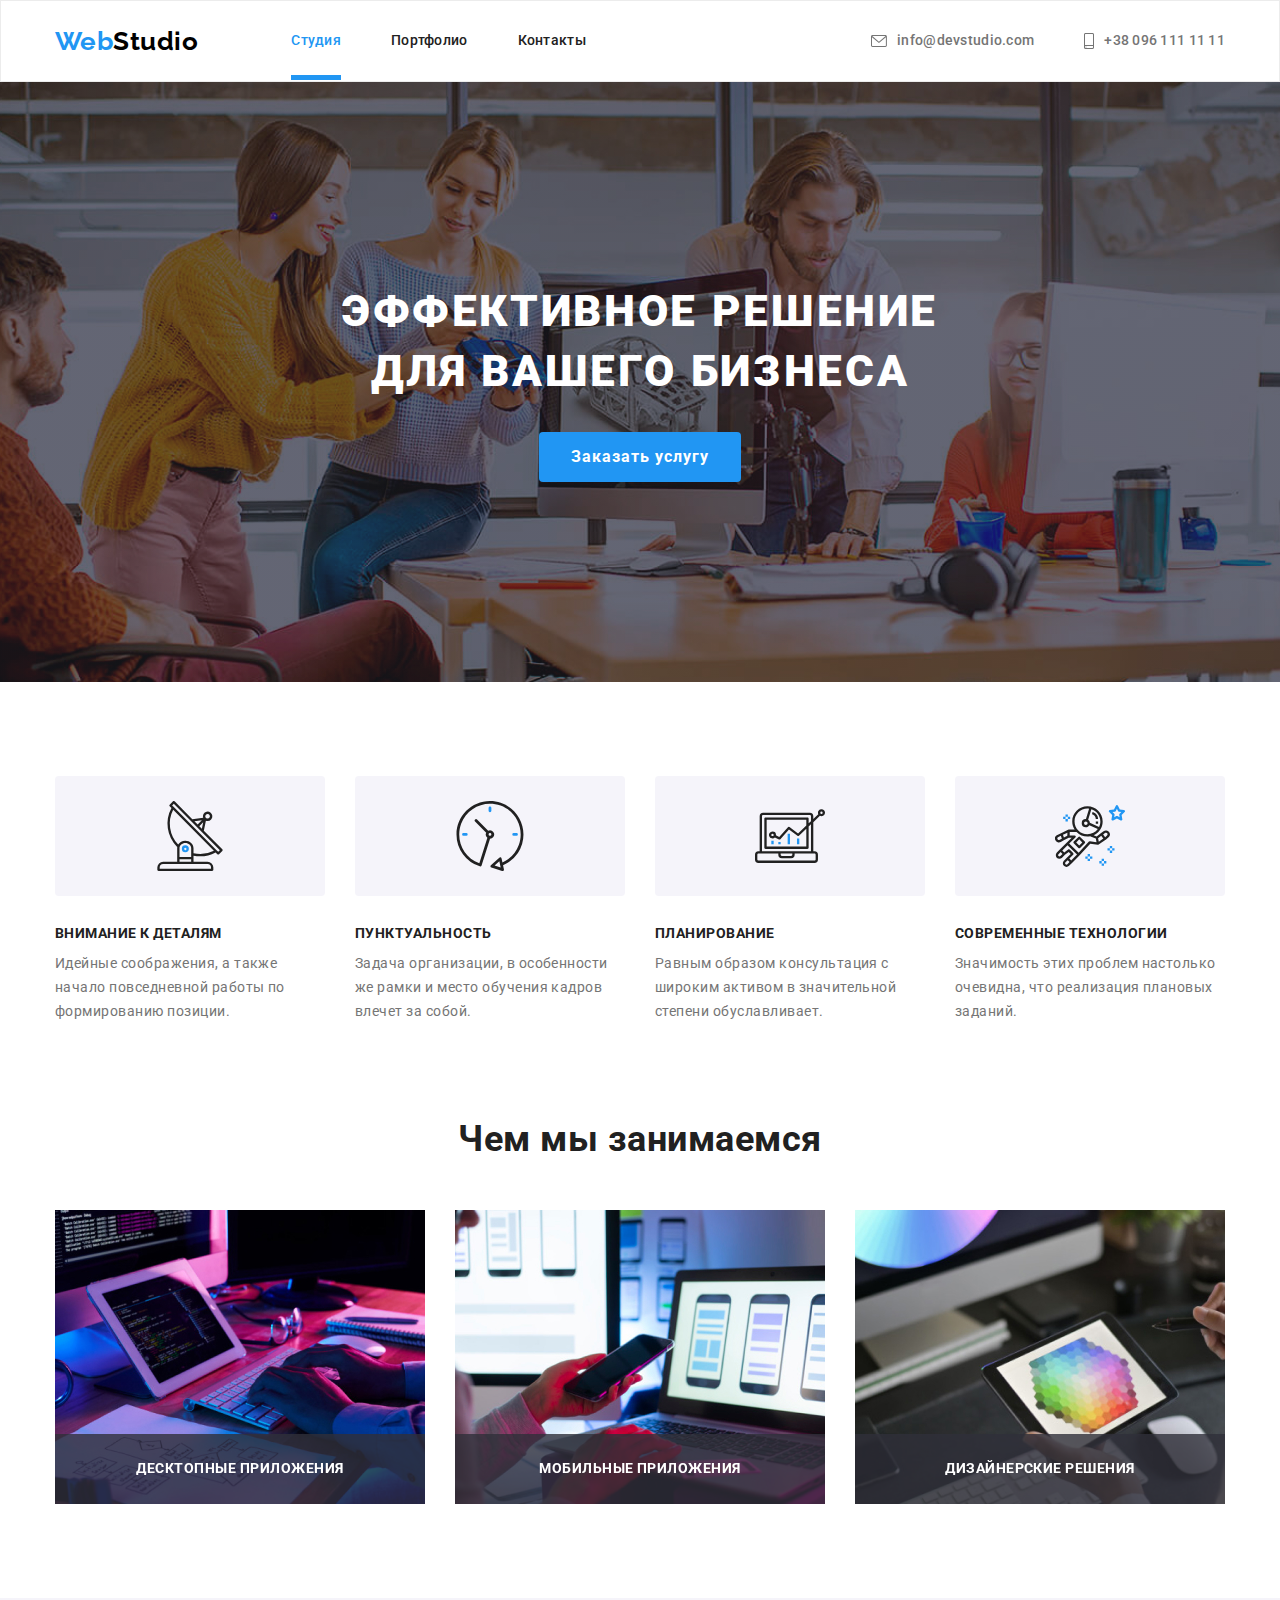
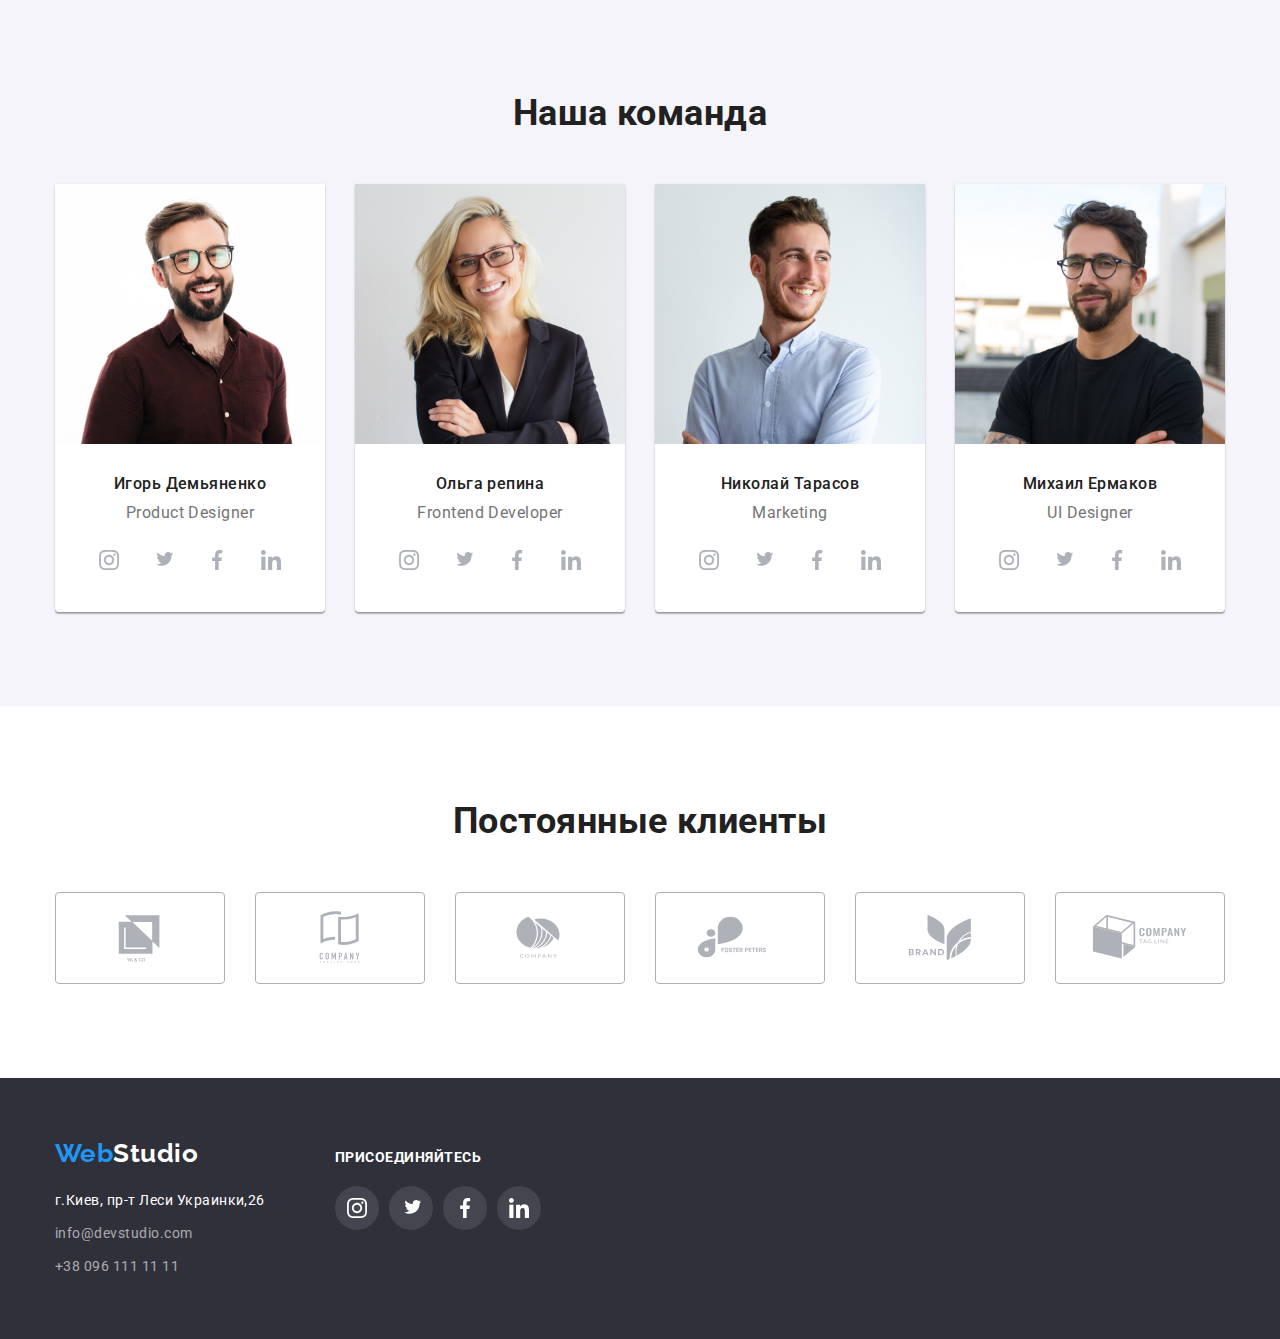
<file: index.html>
<!DOCTYPE html>
<html lang="ru">
<head>
    <meta charset="UTF-8">
    <meta http-equiv="X-UA-Compatible" content="IE=edge">
    <meta name="viewport" content="width=device-width, initial-scale=1.0">
    <title>Web studio</title>
    <link rel="preconnect" href="https://fonts.googleapis.com">
    <link rel="preconnect" href="https://fonts.gstatic.com" crossorigin>
    <link href="https://fonts.googleapis.com/css2?family=Raleway:wght@700&family=Roboto:wght@400;500;700;900&display=swap"
        rel="stylesheet">
    <link rel="stylesheet" href="https://cdnjs.cloudflare.com/ajax/libs/modern-normalize/1.0.0/modern-normalize.min.css" />       
    <link rel="stylesheet" href="./css/style.css">
</head>
<body>
    <!-- Шапка страницы -->
    <header class="header">
        <div class="container header-container">
        <nav class="navigation">
            <a class="logo" href="/">Web<span class="header-logo">Studio</span></a>
            <ul class="nav-list list">
                <li class="navigation-link"><a class="nav-link current" href="./index.html">Студия</a></li>
                <li class="navigation-link"><a class="nav-link" href="./portfolio.html">Портфолио</a></li>
                <li class="navigation-link"><a class="nav-link" href="">Контакты</a></li>
            </ul>
        </nav>
        <div class="info">
        <ul class="nav-info list">
            <li class="navigation-mail">
                <a class="nav-mail" href="mailto:info@devstudio.com">
                <svg class="navigation-team-svg" width="16" height="12">
                    <use href="./images/icons.svg#icon-envelope"></use>
                </svg>
                info@devstudio.com</a>
            </li>
            <li class="navigation-tel">
                <a class="nav-tel" href="tel:+3809611111">
                <svg class="navigation-team-svg" width="10" height="16">
                    <use href="./images/icons.svg#icon-smartphone"></use>
                </svg>
                +38 096 111 11 11</a>
            </li>
        </ul>
        </div>
        </div>
    </header>
    <!--Уникальный контент страницы-->
    <main>
        <section class="hero">
            <div class="container">
            <h1 class="hero-title">эффективное решение<br> для вашего бизнеса</h1>
            <button type="button" class="hero-button" data-modal-open>Заказать услугу</button>
            </div>
                    <div class="backdrop is-hidden" data-modal>
                        <div class="modal">
                            <button data-modal-close>
                                <svg class="modal-close" width="18" height="18">
                                    <use href="./images/close-black.svg"></use>
                                </svg>
                            </button>
                        </div>
                    </div>
        </section>
        <!--Чем занимаемся-->
        <section class="section-tasks">
            <div class="container">
            <h2 class="visually-hidden">Наши задачи</h2>
            <ul class="tasks-list list">
                <li class="task-text icon-antenna">
                    <h3 class="tasks-title">Внимание к деталям</h3>
                    <p class="tasks-paragraph">Идейные соображения, а также начало повседневной работы по формированию
                        позиции.</p>
                </li>
                <li class="task-text icon-clock">
                    <h3 class="tasks-title">Пунктуальность</h3>
                    <p class="tasks-paragraph">Задача организации, в особенности же рамки и место обучения кадров влечет за
                        собой.</p>
                </li>
                <li class="task-text icon-diagram">
                    <h3 class="tasks-title">Планирование</h3>
                    <p class="tasks-paragraph">Равным образом консультация с широким активом в значительной степени
                        обуславливает.</p>
                </li>
                <li class="task-text icon-astronaut">
                    <h3 class="tasks-title">Современные технологии</h3>
                    <p class="tasks-paragraph">Значимость этих проблем настолько очевидна, что реализация плановых заданий.
                    </p>
                </li>
            </ul>
            </div>
        </section>
        <section class="section-work">
            <div class="container">
            <h2 class="work-title">Чем мы занимаемся</h2>
            <ul class="work-list list">
                <li class="work-photo">
                    <div class="work-block">
                    <img class="work-img" src="./images/comp.jpg" alt="Парень печатает на клавиатуре." width="370">
                    <p class="work-paragraph">Десктопные приложения</p>
                    </div>
                </li>
                <li class="work-photo">
                    <div class="work-block">
                    <img class="work-img" src="./images/tel.jpg" alt="Девушка держит телефон." width="370">
                    <p class="work-paragraph">Мобильные приложения</p>
                    </div>
                </li>
                <li class="work-photo">
                    <div class="work-block">
                    <img class="work-img" src="./images/plan.jpg" alt="Девушка держит планшет." width="370">
                    <p class="work-paragraph">Дизайнерские решения</p>
                    </div>
                </li>
            </ul>
            </div>
        </section>
        <!--Наша команда-->
        <section class="section-team">
            <div class="container">
            <h2 class="team-title">Наша команда</h2>
            <ul class="team-list list">
                <li class="team-photo">
                    <img class="img-team-title" src="./images/man1.jpg" alt="Игорь Демьяненко(Product Designer)." width="270">
                    <div class="container-team">
                    <h3 class="section-title-team">Игорь Демьяненко</h3>
                    <p class="team-paragraph" lang="en">Product Designer</p>
                    <ul class="social-team-list list">
                        <li class="social-team-item">
                            <a href="" class="social-team-link">
                                <svg class="social-team-svg" width="20" height="20">
                                    <use href="./images/icons.svg#icon-instagram"></use>
                                </svg>
                            </a>
                        </li>
                        <li class="social-team-item">
                            <a href="" class="social-team-link">
                                <svg class="social-team-svg" width="20" height="20">
                                    <use href="./images/icons.svg#icon-twitter"></use>
                                </svg>
                            </a>
                        </li>
                        <li class="social-team-item">
                            <a href="" class="social-team-link">
                                <svg class="social-team-svg" width="20" height="20">
                                    <use href="./images/icons.svg#icon-facebook"></use>
                                </svg>
                            </a>
                        </li>
                        <li class="social-team-item">
                            <a href="" class="social-team-link">
                                <svg class="social-team-svg" width="20" height="20">
                                    <use href="./images/icons.svg#icon-linkedin"></use>
                                </svg>
                            </a>
                        </li>
                    </ul>
                    </div>
                </li>
                <li class="team-photo">
                    <img class="img-team-title" src="./images/girl.jpg" alt="Ольга репина(Frontend Developer)." width="270">
                    <div class="container-team">
                    <h3 class="section-title-team">Ольга репина</h3>
                    <p class="team-paragraph" lang="en">Frontend Developer</p>
                    <ul class="social-team-list list">
                        <li class="social-team-item">
                            <a href="" class="social-team-link">
                                <svg class="social-team-svg" width="20" height="20">
                                    <use href="./images/icons.svg#icon-instagram"></use>
                                </svg>
                            </a>
                        </li>
                        <li class="social-team-item">
                            <a href="" class="social-team-link">
                                <svg class="social-team-svg" width="20" height="20">
                                    <use href="./images/icons.svg#icon-twitter"></use>
                                </svg>
                            </a>
                        </li>
                        <li class="social-team-item">
                            <a href="" class="social-team-link">
                                <svg class="social-team-svg" width="20" height="20">
                                    <use href="./images/icons.svg#icon-facebook"></use>
                                </svg>
                            </a>
                        </li>
                        <li class="social-team-item">
                            <a href="" class="social-team-link">
                                <svg class="social-team-svg" width="20" height="20">
                                    <use href="./images/icons.svg#icon-linkedin"></use>
                                </svg>
                            </a>
                        </li>
                    </ul>
                    </div>
                </li>
                <li class="team-photo">
                    <img class="img-team-title" src="./images/man2.jpg" alt="Николай Тарасов(Marketing)." width="270">
                    <div class="container-team">
                    <h3 class="section-title-team">Николай Тарасов</h3>
                    <p class="team-paragraph" lang="en">Marketing</p>
                    <ul class="social-team-list list">
                        <li class="social-team-item">
                            <a href="" class="social-team-link">
                                <svg class="social-team-svg" width="20" height="20">
                                    <use href="./images/icons.svg#icon-instagram"></use>
                                </svg>
                            </a>
                        </li>
                        <li class="social-team-item">
                            <a href="" class="social-team-link">
                                <svg class="social-team-svg" width="20" height="20">
                                    <use href="./images/icons.svg#icon-twitter"></use>
                                </svg>
                            </a>
                        </li>
                        <li class="social-team-item">
                            <a href="" class="social-team-link">
                                <svg class="social-team-svg" width="20" height="20">
                                    <use href="./images/icons.svg#icon-facebook"></use>
                                </svg>
                            </a>
                        </li>
                        <li class="social-team-item">
                            <a href="" class="social-team-link">
                                <svg class="social-team-svg" width="20" height="20">
                                    <use href="./images/icons.svg#icon-linkedin"></use>
                                </svg>
                            </a>
                        </li>
                    </ul>
                    </div>
                </li>
                <li class="team-photo">
                    <img class="img-team-title" src="./images/man3.jpg" alt="Михаил Ермаков(UI Designer)." width="270">
                    <div class="container-team">
                    <h3 class="section-title-team">Михаил Ермаков</h3>
                    <p class="team-paragraph" lang="en">UI Designer</p>
                    <ul class="social-team-list list">
                        <li class="social-team-item">
                            <a href="" class="social-team-link">
                                <svg class="social-team-svg" width="20" height="20">
                                    <use href="./images/icons.svg#icon-instagram"></use>
                                </svg>
                            </a>
                        </li>
                        <li class="social-team-item">
                            <a href="" class="social-team-link">
                                <svg class="social-team-svg" width="20" height="20">
                                    <use href="./images/icons.svg#icon-twitter"></use>
                                </svg>
                            </a>
                        </li>
                        <li class="social-team-item">
                            <a href="" class="social-team-link">
                                <svg class="social-team-svg" width="20" height="20">
                                    <use href="./images/icons.svg#icon-facebook"></use>
                                </svg>
                            </a>
                        </li>
                        <li class="social-team-item">
                            <a href="" class="social-team-link">
                                <svg class="social-team-svg" width="20" height="20">
                                    <use href="./images/icons.svg#icon-linkedin"></use>
                                </svg>
                            </a>
                        </li>
                    </ul>
                    </div>
                </li>
            </ul>
            </div>
        </section>
        <section class="clients">
            <div class="container">
                <h2 class="clients-title">Постоянные клиенты</h2>
                <ul class="clients-list list">
                    <li class="clients-item">
                        <a href="" class="clients-link">
                            <svg class="clients-link-svg" width="106" height="60">
                                <use href="./images/icons.svg#icon-Logo"></use>
                            </svg>
                        </a>
                    </li>
                    <li class="clients-item">
                        <a href="" class="clients-link">
                            <svg class="clients-link-svg" width="106" height="60">
                                <use href="./images/icons.svg#icon-Logo-1"></use>
                            </svg>
                        </a>
                    </li>
                    <li class="clients-item">
                        <a href="" class="clients-link">
                            <svg class="clients-link-svg" width="106" height="60">
                                <use href="./images/icons.svg#icon-Logo-2"></use>
                            </svg>
                        </a>
                    </li>
                    <li class="clients-item">
                        <a href="" class="clients-link">
                            <svg class="clients-link-svg" width="106" height="60">
                                <use href="./images/icons.svg#icon-Logo-3"></use>
                            </svg>
                        </a>
                    </li>
                    <li class="clients-item">
                        <a href="" class="clients-link">
                            <svg class="clients-link-svg" width="106" height="60">
                                <use href="./images/icons.svg#icon-Logo-4"></use>
                            </svg>
                        </a>
                    </li>
                    <li class="clients-item">
                        <a href="" class="clients-link">
                            <svg class="clients-link-svg" width="106" height="60">
                                <use href="./images/icons.svg#icon-Logo-5"></use>
                            </svg>
                        </a>
                    </li>
                </ul>
            </div>
        </section>
    </main>
    <!--Подвал страницы-->
    
    <footer class="footer">
        <div class="container social-info">
            <div class="footer-info">          
                <a class="footer-logo" href="/">Web<span class="logotip">Studio</span></a>
        <address  class="footer-address">
            <ul class="footer-list list">
                <li>г.Киев, пр-т Леси Украинки,26</li>
                <li class="footer-link"><a href="mailto:info@devstudio.com" class="footer-mail">info@devstudio.com</a></li>
                <li class="footer-link"><a href="tel:+3809611111" class="footer-tel">+38 096 111 11 11</a></li>
            </ul>
        </address>
        </div>
        <div class="footer-social">
            <p class="footer-paragraph">присоединяйтесь</p>
            <ul class="footer-social-list list">
                <li class="footer-social-item">
                    <a href="" class="footer-social-link">
                        <svg class="footer-social-svg" width="20" height="20">
                            <use href="./images/icons.svg#icon-instagram"></use>
                        </svg>
                    </a>
                </li>
                <li class="footer-social-item">
                    <a href="" class="footer-social-link">
                        <svg class="footer-social-svg" width="20" height="20">
                            <use href="./images/icons.svg#icon-twitter"></use>
                        </svg>
                    </a>
                </li>
                <li class="footer-social-item">
                    <a href="" class="footer-social-link">
                        <svg class="footer-social-svg" width="20" height="20">
                            <use href="./images/icons.svg#icon-facebook"></use>
                        </svg>
                    </a>
                </li>
                <li class="footer-social-item">
                    <a href="" class="footer-social-link">
                        <svg class="footer-social-svg" width="20" height="20">
                            <use href="./images/icons.svg#icon-linkedin"></use>
                        </svg>
                    </a>
                </li>
            </ul>
        </div>
        </div>
    </footer>

    <script src="./js/modal.js"></script>
</body>
</html>
</file>
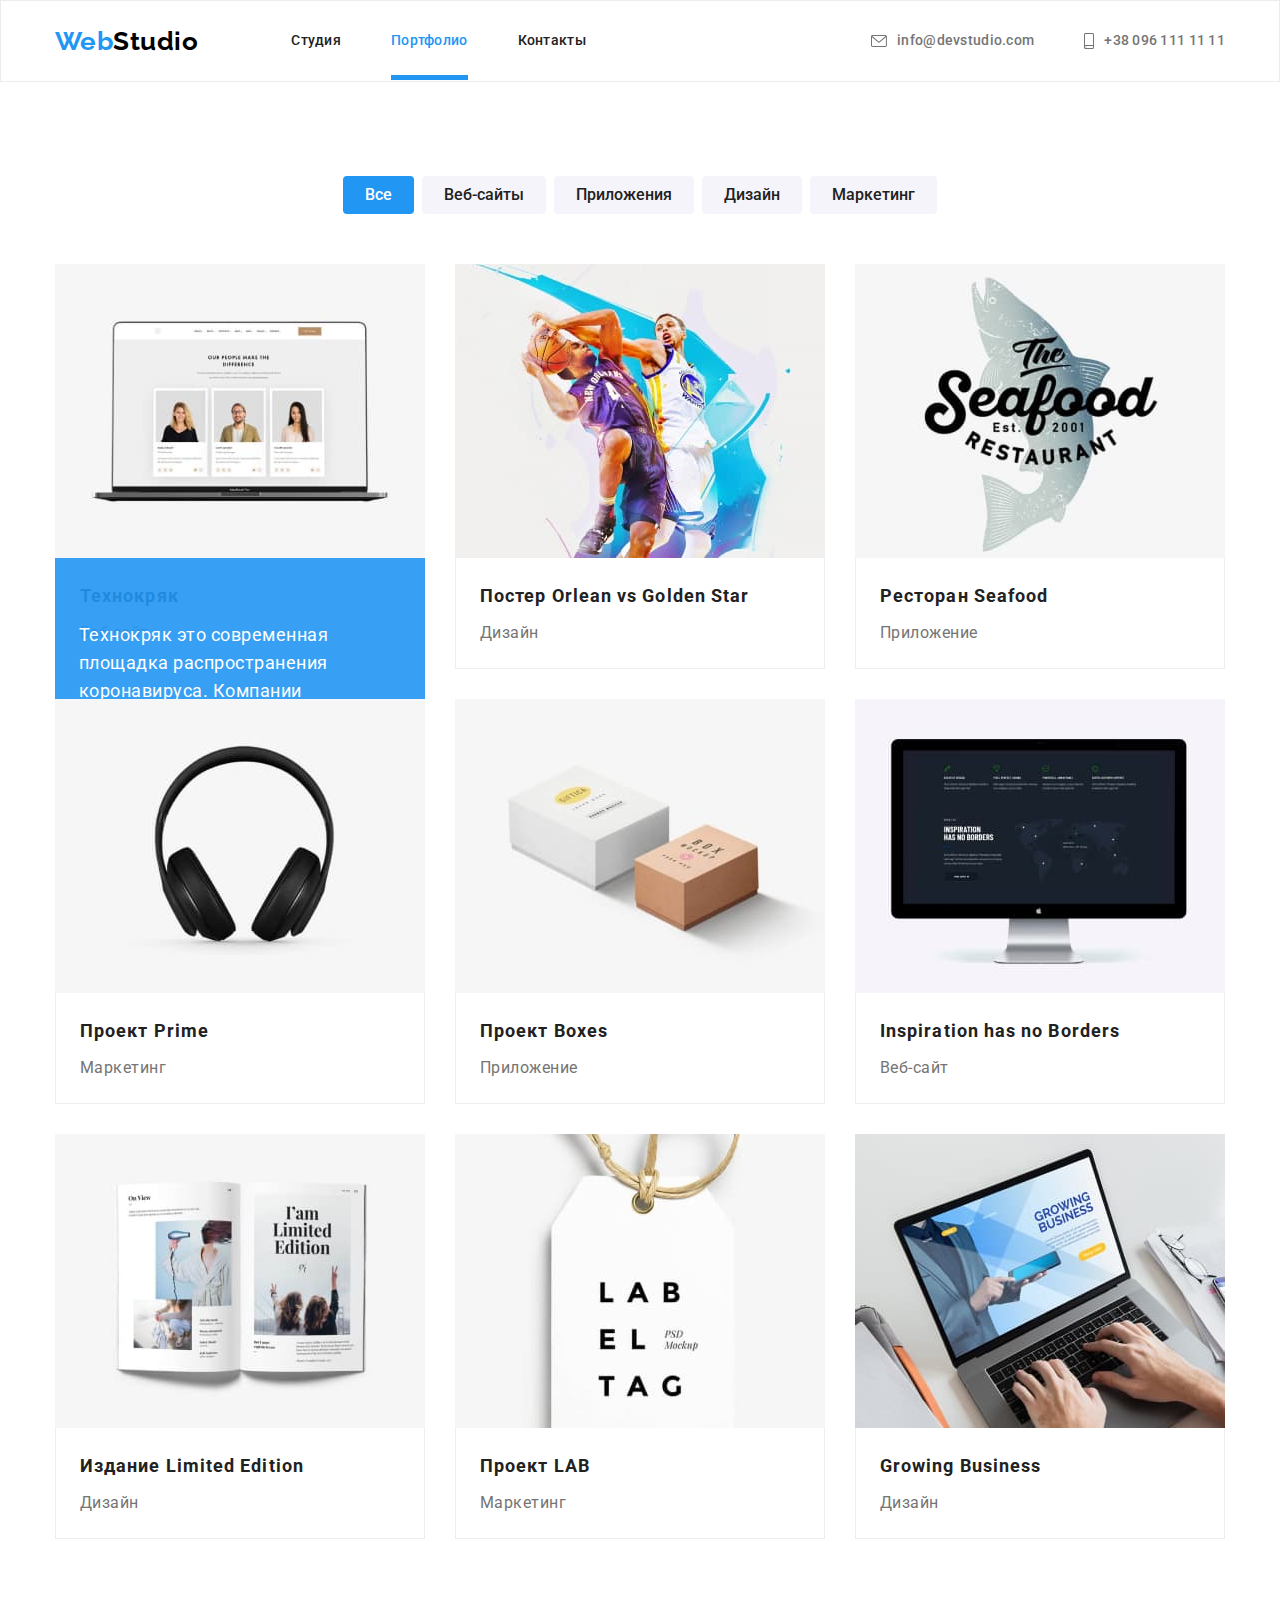
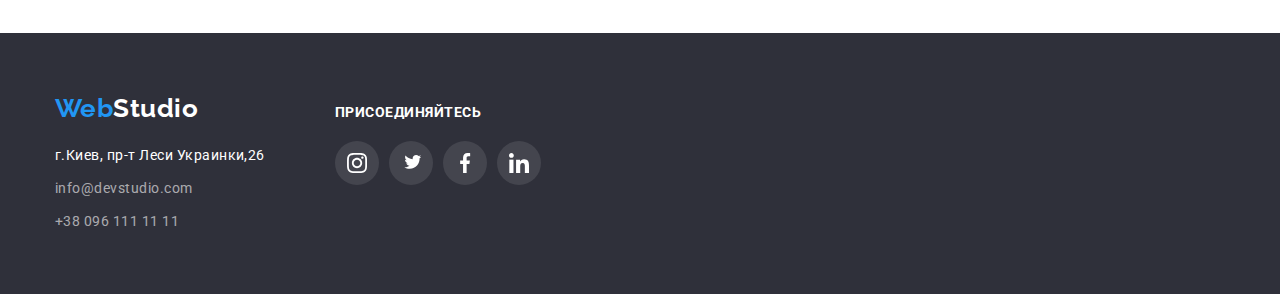
<file: portfolio.html>
<!DOCTYPE html>
<html lang="ru">

<head>
    <meta charset="UTF-8">
    <meta http-equiv="X-UA-Compatible" content="IE=edge">
    <meta name="viewport" content="width=device-width, initial-scale=1.0">
    <title>Portfolio</title>
    <link href="https://fonts.googleapis.com/css2?family=Raleway:wght@700&family=Roboto:wght@400;500;700;900&display=swap"
    rel="stylesheet">
    <link rel="stylesheet" href="https://cdnjs.cloudflare.com/ajax/libs/modern-normalize/1.0.0/modern-normalize.min.css" />
    <link rel="stylesheet" href="./css/style.css">
</head>

<body>
    <!-- Шапка страницы -->
    <header class="header">
        <div class="container header-container">
            <nav class="navigation">
                <a class="logo" href="/">Web<span class="header-logo">Studio</span></a>
                <ul class="nav-list list">
                    <li class="navigation-link"><a class="nav-link" href="./index.html">Студия</a></li>
                    <li class="navigation-link"><a class="nav-link current" href="./portfolio.html">Портфолио</a></li>
                    <li class="navigation-link"><a class="nav-link" href="">Контакты</a></li>
                </ul>
            </nav>
            <div class="info">
                <ul class="nav-info list">
                    <li class="navigation-mail">
                        <a class="nav-mail" href="mailto:info@devstudio.com">
                            <svg class="navigation-team-svg" width="16" height="12">
                                <use href="./images/icons.svg#icon-envelope"></use>
                            </svg>
                            info@devstudio.com</a>
                    </li>
                    <li class="navigation-tel">
                        <a class="nav-tel" href="tel:+3809611111">
                            <svg class="navigation-team-svg" width="10" height="16">
                                <use href="./images/icons.svg#icon-smartphone"></use>
                            </svg>
                            +38 096 111 11 11</a>
                    </li>
                </ul>
            </div>
        </div>
    </header>
    <main>
        <section class="portfolio">
            <div class="container">
            <h1 class="visually-hidden">portfolio</h1>
            <ul class="filters-btn list">
                <li class="filters-list"><button type="button" class="filters-btn-list current">Все</button></li>
                <li class="filters-list"><button type="button" class="filters-btn-list">Веб-сайты</button></li>
                <li class="filters-list"><button type="button" class="filters-btn-list">Приложения</button></li>
                <li class="filters-list"><button type="button" class="filters-btn-list">Дизайн</button></li>
                <li class="filters-list"><button type="button" class="filters-btn-list">Маркетинг</button></li>
            </ul>
            </div>
            <div class="container">
            <h2 class="visually-hidden">projects</h2>       
            <ul class="projects-list list">
                <li class="img-projects">
                    <div class="portfolio-overlay">
                    <a href="" class="portfolio-link">
                    <img class="portfolio-img" src="./images/nout.jpg" alt="ноутбук" width="370">
                    </div>
                    <div class="text-overlay">
                        <p class="paragraph-overlay">Технокряк это современная площадка распространения коронавируса. Компании используют эту платформу для цифрового
                        шпионажа и атак на защищённые сервера конкурентов.</p>
                    </div>
                    <div class="carts">
                    <h3 class="projects-title">Технокряк</h3>
                    <p class="projects-paragraph">Веб-сайт</p>
                    </div>
                    </a>
                </li>
                <li class="img-projects">
                    <a href="" class="portfolio-link">
                    <img class="portfolio-img" src="./images/twobasket.jpg" alt="два баскетболиста" width="370">
                    <div class="carts">
                    <h3 class="projects-title">Постер <span lang="en"> Orlean vs Golden Star</span></h3>
                    <p class="projects-paragraph">Дизайн</p>
                    </div>
                    </a>
                </li>
                <li class="img-projects">
                    <a href="" class="portfolio-link">
                    <img class="portfolio-img" src="./images/logorest.jpg" alt="логотип рестарана" width="370">
                    <div class="carts">
                    <h3 class="projects-title">Ресторан <span lang="en">Seafood</span></h3>
                    <p class="projects-paragraph">Приложение</p>
                    </div>
                    </a>
                </li>
                <li class="img-projects">
                    <a href="" class="portfolio-link">
                    <img class="portfolio-img" src="./images/headphones.jpg" alt="наушники" width="370">
                    <div class="carts">
                    <h3 class="projects-title">Проект <span lang="en">Prime</span></h3>
                    <p class="projects-paragraph">Маркетинг</p>
                    </div>
                    </a>
                </li>
                <li class="img-projects">
                    <a href="" class="portfolio-link">
                    <img class="portfolio-img" src="./images/box.jpg" alt="две коробочки" width="370">
                    <div class="carts">
                    <h3 class="projects-title">Проект <span lang="en">Boxes</span></h3>
                    <p class="projects-paragraph">Приложение</p>
                    </div>
                    </a>
                </li>
                <li class="img-projects">
                    <a href="" class="portfolio-link">
                    <img class="portfolio-img" src="./images/monitor.jpg" alt="монитор" width="370">
                    <div class="carts">
                    <h3 class="projects-title" lang="en">Inspiration has no Borders</h3>
                    <p class="projects-paragraph">Веб-сайт</p>
                    </div>
                    </a>
                </li>
                <li class="img-projects">
                    <a href="" class="portfolio-link">
                    <img class="portfolio-img" src="./images/magazine.jpg" alt="открытый журнал" width="370">
                    <div class="carts">
                    <h3 class="projects-title">Издание <span lang="en">Limited Edition</span></h3>
                    <p class="projects-paragraph">Дизайн</p>
                    </div>
                    </a>
                </li>
                <li class="img-projects">
                    <a href="" class="portfolio-link">
                    <img class="portfolio-img" src="./images/lab.jpg" alt="лэйба" width="370">
                    <div class="carts">
                    <h3 class="projects-title">Проект <span lang="en">LAB</span></h3>
                    <p class="projects-paragraph">Маркетинг</p>
                    </div>
                    </a>
                </li>
                <li class="img-projects">
                    <a href="" class="portfolio-link">
                    <img class="portfolio-img" src="./images/nouthand.jpg" alt="парень печатает на ноутбуке" width="370">
                    <div class="carts">
                    <h3 class="projects-title" lang="en">Growing Business</h3>
                    <p class="projects-paragraph">Дизайн</p>
                    </div>
                    </a>
                </li>
            </ul>
            </div>
        </section>
    </main>
    <!--Подвал страницы-->
    <footer class="footer">
        <div class="container social-info">
            <div class="footer-info">
                <a class="footer-logo" href="/">Web<span class="logotip">Studio</span></a>
                <address class="footer-address">
                    <ul class="footer-list list">
                        <li>г.Киев, пр-т Леси Украинки,26</li>
                        <li class="footer-link"><a href="mailto:info@devstudio.com"
                                class="footer-mail">info@devstudio.com</a></li>
                        <li class="footer-link"><a href="tel:+3809611111" class="footer-tel">+38 096 111 11 11</a></li>
                    </ul>
                </address>
            </div>
            <div class="footer-social">
                <p class="footer-paragraph">присоединяйтесь</p>
                <ul class="footer-social-list list">
                    <li class="footer-social-item">
                        <a href="" class="footer-social-link">
                            <svg class="footer-social-svg" width="20" height="20">
                                <use href="./images/icons.svg#icon-instagram"></use>
                            </svg>
                        </a>
                    </li>
                    <li class="footer-social-item">
                        <a href="" class="footer-social-link">
                            <svg class="footer-social-svg" width="20" height="20">
                                <use href="./images/icons.svg#icon-twitter"></use>
                            </svg>
                        </a>
                    </li>
                    <li class="footer-social-item">
                        <a href="" class="footer-social-link">
                            <svg class="footer-social-svg" width="20" height="20">
                                <use href="./images/icons.svg#icon-facebook"></use>
                            </svg>
                        </a>
                    </li>
                    <li class="footer-social-item">
                        <a href="" class="footer-social-link">
                            <svg class="footer-social-svg" width="20" height="20">
                                <use href="./images/icons.svg#icon-linkedin"></use>
                            </svg>
                        </a>
                    </li>
                </ul>
            </div>
        </div>
    </footer>
</body>
</html>
</file>
<file: css/style.css>
:root {
  --primary-text-color: #212121;
  --white-color: #ffffff;
  --accent-color: #2196f3;
  --paragraph-color: #757575;
  --additional-color: rgba(255, 255, 255, 0.6);
  --black-color: black;
  --bg-color: #2f303a;
  --bg-secondary: #f5f4fa;
}

/* общие настройки */

html {
  box-sizing: inherit;
}

*,
*::before,
*::after {
  box-sizing: border-box;
}

body {
  margin: 0;
  background-color: var(--white-color);
  color: var(--primary-text-color);

  font-family: "Roboto", sans-serif;
  letter-spacing: 0.03em;
}

.list {
  padding: 0;
  margin: 0;
  list-style: none;
}

h1,
h2,
h3,
h4,
h5,
h6,
p,
ul {
  margin-top: 0;
  margin-bottom: 0;
}

a {
  text-decoration: none;
}

.visually-hidden {
  position: absolute;
  white-space: nowrap;
  width: 1px;
  height: 1px;
  overflow: hidden;
  border: 0;
  padding: 0;
  clip: rect(0 0 0 0);
  clip-path: inset(50%);
  margin: -1px;
}

/* шапка */

.container {
  width: 1200px;
  padding-left: 15px;
  padding-right: 15px;
  margin-left: auto;
  margin-right: auto;
}

.header {
  border: 1px solid #ececec;
}

.header-container {
  display: flex;
  align-items: center;
}

.navigation {
  display: flex;
  align-items: center;
}

.nav-list {
  display: flex;
}

.nav-link {
  position: relative;
  padding: 32px 0;
}

.nav-link.current::after {
  content: "";
  position: absolute;
  left: 0;
  bottom: 0;

  display: block;
  width: 100%;
  height: 5px;
  background-color: var(--accent-color);
}

.nav-info {
  display: flex;
  margin-left: auto;
}

.nav-mail,
.nav-tel {
  display: flex;
  padding: 32px 0;
}

.logo {
  display: flex;
  padding: 24px 0;
  margin-right: 93px;
  color: var(--accent-color);
  font-family: "Raleway", sans-serif;
  font-weight: 700;
  font-size: 26px;
  line-height: 1.19;
}

.header-logo {
  color: var(--black-color);
}

.navigation-link + .navigation-link {
  margin-left: 50px;
}

.navigation-tel {
  margin-left: 50px;
}

.nav-mail,
.nav-tel {
  align-items: center;
}

/* навигация */

.nav-link {
  color: var(--primary-text-color);
}

.nav-link.current {
  color: var(--accent-color);
}

.info {
  display: flex;
  margin-left: auto;
}

.nav-mail,
.nav-tel {
  color: var(--paragraph-color);
}

.nav-mail:hover,
.nav-tel:hover,
.nav-link:hover,
.nav-mail:focus,
.nav-tel:focus,
.nav-link:focus {
  color: var(--accent-color);
}

.nav-list,
.nav-info {
  font-weight: 500;
  font-size: 14px;
  line-height: 1.14;
  letter-spacing: 0.02em;
}

.navigation-team-svg {
  margin-right: 10px;
  fill: currentColor;
}

/* hero */

.hero {
  padding-top: 200px;
  padding-bottom: 200px;

  max-width: 1600px;
  height: 600px;
  margin-left: auto;
  margin-right: auto;
  background-color: #c4c4c4;
  background-image: linear-gradient(
      rgba(47, 48, 58, 0.4),
      rgba(47, 48, 58, 0.4)
    ),
    url(../images/overlay.jpg);
  background-repeat: no-repeat;
  background-position: center;
  background-size: cover;
  color: var(--white-color);
  text-align: center;
}

.hero-title {
  margin-bottom: 30px;

  font-weight: 900;
  font-size: 44px;
  line-height: 1.36;
  text-transform: uppercase;
  letter-spacing: 0.06em;
}

/*section */

.section-tasks,
.section-team {
  padding-top: 94px;
  padding-bottom: 94px;
}

.section-work {
  padding-bottom: 94px;
}

.work-img {
  max-width: 100%;
  height: auto;
}

.work-block {
  display: flex;
  position: relative;
  justify-content: center;
}

.work-block::before {
  display: flex;
  position: absolute;
  content: "";
  left: 0;
  bottom: 0;
  width: 370px;
  height: 70px;
  background: rgba(47, 48, 58, 0.8);
}

.work-paragraph {
  display: flex;
  position: absolute;

  color: var(--white-color);
  font-weight: 700;
  font-size: 14px;
  line-height: 1.14;
  text-transform: uppercase;
  padding-top: 251px;
}

.tasks-list {
  display: flex;
  margin-left: -30px;
}

.task-text {
  flex-basis: calc(100% / 4 - 30px);
  margin-left: 30px;
}

.task-text::before {
  display: flex;
  margin-bottom: 30px;
  content: "";
  width: 270px;
  height: 120px;
  background: #f5f4fa;
  border-radius: 4px;
  background-repeat: no-repeat;
  background-position: center;
}

.icon-antenna::before {
  background-image: url(../images/antenna.svg);
}

.icon-clock::before {
  background-image: url(../images/clock.svg);
}

.icon-diagram::before {
  background-image: url(../images/diagram.svg);
}

.icon-astronaut::before {
  background-image: url(../images/astronaut.svg);
}

.tasks-title {
  margin-bottom: 10px;

  font-weight: 700;
  font-size: 14px;
  line-height: 1.14;
  text-transform: uppercase;
}

.work-list {
  display: flex;
  margin-left: -30px;
}

.work-photo {
  flex-basis: calc(100% / 3 - 30px);
  margin-left: 30px;
}

.work-title,
.team-title {
  margin-bottom: 50px;
}

.work-title,
.team-title {
  font-weight: 700;
  font-size: 36px;
  line-height: 1.17;
  text-align: center;
}

.tasks-paragraph,
.team-paragraph {
  color: var(--paragraph-color);
}

.team-list {
  display: flex;
  margin-left: -30px;
}

.section-team {
  background-color: var(--bg-secondary);
}

.img-team-title {
  display: block;
  max-width: 100%;
  height: auto;
}

.section-title-team {
  margin-bottom: 10px;
}

.container-team {
  padding: 30px 32px;
}

.team-photo {
  flex-basis: calc(100% / 4 - 30px);
  margin-left: 30px;

  text-align: center;
  border-radius: 0px 0px 4px 4px;
  box-shadow: 0px 1px 3px rgba(0, 0, 0, 0.12), 0px 1px 1px rgba(0, 0, 0, 0.14),
    0px 2px 1px rgba(0, 0, 0, 0.2);
  background: var(--white-color);
}

.section-title-team {
  font-weight: 500;
  font-size: 16px;
  line-height: 1.19;
}

.team-paragraph {
  margin-bottom: 16px;

  font-weight: 400;
  font-size: 16px;
  line-height: 1.19;
}

.social-team-list {
  display: flex;
  justify-content: center;
}

.social-team-link {
  width: 44px;
  height: 44px;
  border-radius: 50%;
  display: flex;
  align-items: center;
  justify-content: center;
  color: var(--white-color);
}

.social-team-svg,
.footer-social-svg {
  fill: #afb1b8;
}

.social-team-link:hover,
.social-team-link:focus {
  background-color: var(--accent-color);
  color: var(--white-color);
}

.social-team-link:hover .social-team-svg {
  fill: currentColor;
}
.social-team-item + .social-team-item {
  margin-left: 10px;
}

.clients {
  padding-top: 94px;
  padding-bottom: 94px;
}

.clients-title {
  margin-bottom: 50px;

  font-size: 36px;
  line-height: 1.17;
  text-align: center;
  color: var(--primary-text-color);
}

.clients-list {
  display: flex;
  margin-left: -30px;
}

.clients-link {
  display: flex;
  justify-content: center;
  align-items: center;
  flex-basis: calc(100% / 6 - 30px);
  margin-left: 30px;

  width: 170px;
  height: 92px;
  background-color: var(--white-color);
  color: #afb1b8;
  border: 1px solid #afb1b8;
  border-radius: 4px;
}

.clients-link-svg {
  fill: currentColor;
}

.clients-link:hover,
.clients-link:focus {
  color: var(--accent-color);
  border-color: var(--accent-color);
}

/*  modal  */

.backdrop {
  position: fixed;
  top: 0;
  left: 0;
  width: 100%;
  height: 100%;
  background: rgba(0, 0, 0, 0.2);
}

.backdrop.is-hidden {
  opacity: 0;
  pointer-events: none;
}

.modal {
  position: absolute;
  width: 528px;
  height: 581px;
  left: 50%;
  top: 50%;
  transform: translate(-50%, -50%);

  background: #ffffff;
  box-shadow: 0px 1px 3px rgba(0, 0, 0, 0.12), 0px 1px 1px rgba(0, 0, 0, 0.14),
    0px 2px 1px rgba(0, 0, 0, 0.2);
  border-radius: 4px;
}

.modal-close {
  position: absolute;
  width: 30px;
  height: 30px;
  left: 1026px;
  top: 229px;

  background: #ffffff;
  border: 1px solid rgba(0, 0, 0, 0.1);
}

/* footer */

.footer {
  padding-top: 60px;
  padding-bottom: 60px;

  background-color: var(--bg-color);
}

.footer-logo {
  display: flex;

  color: var(--accent-color);
  font-family: "Raleway", sans-serif;
  font-weight: 700;
  font-size: 26px;
  line-height: 1.19;
}

.footer-address {
  margin-top: 20px;
}

.footer-link {
  margin-top: 9px;
}

.tasks-paragraph,
.footer-address,
.footer-mail,
.footer-tel {
  font-style: normal;
  font-size: 14px;
  line-height: 1.71;
}

.logotip,
.footer-address {
  color: var(--white-color);
}

.footer-mail,
.footer-tel {
  color: var(--additional-color);
}

.footer-mail:hover,
.footer-tel:hover,
.footer-address:hover,
.footer-mail:focus,
.footer-tel:focus,
.footer-address:focus {
  color: var(--accent-color);
}

.footer-paragraph {
  font-weight: 700;
  font-size: 14px;
  line-height: 1.14;
  text-transform: uppercase;
  color: var(--white-color);
  margin-bottom: 20px;
}

.footer-social-link {
  width: 44px;
  height: 44px;
  border-radius: 50%;
  border: 0;
  display: flex;
  align-items: center;
  justify-content: center;
  background: rgba(255, 255, 255, 0.1);
}

.footer-info {
  margin-right: 70px;
}

.footer-social {
  display: flex;
  flex-direction: column;
}

.footer-social-list {
  display: flex;
}

.footer-social-svg {
  fill: var(--white-color);
}

.footer-social-item + .footer-social-item {
  margin-left: 10px;
}

.footer-social-link:hover,
.footer-social-link:focus {
  background-color: var(--accent-color);
}

.social-info {
  display: flex;
  align-items: baseline;
}

/*buttons */

.hero-button {
  padding: 10px 32px;

  min-width: 200px;
  height: 50px;
  background-color: var(--accent-color);
  color: var(--white-color);
  cursor: pointer;

  font-family: inherit;
  font-weight: bold;
  font-size: 16px;
  line-height: 1.88;
  text-align: center;
  letter-spacing: 0.06em;
  border-radius: 4px;
  border: 0;
}

/* portfolio */

.portfolio {
  padding-top: 94px;
  padding-bottom: 94px;
}

.projects-list {
  display: flex;
  flex-wrap: wrap;
  margin-left: -30px;
  margin-top: -30px;
}

.portfolio-link {
  display: block;
}

.portfolio-link:hover,
.portfolio-link:focus {
  box-shadow: 0px 1px 1px rgba(0, 0, 0, 0.12), 0px 4px 4px rgba(0, 0, 0, 0.06),
    1px 4px 6px rgba(0, 0, 0, 0.16);
}

.filters-btn {
  margin-bottom: 50px;
}

.img-projects {
  position: relative;
  flex-basis: calc(100% / 3 - 30px);
  margin-left: 30px;
  margin-top: 30px;
  background: var(--white-color);
}

.portfolio-img {
  display: block;
  max-width: 100%;
  height: auto;
}

.portfolio-overlay {
  position: relative;

  overflow: hidden;
}

.text-overlay {
  position: absolute;
  width: 370px;
  height: 294px;
  background: rgba(33, 150, 243, 0.9);

  transform: translateY(100%);
  transition: transform 250ms cubic-bezier(0.4, 0, 0.2, 1);
}

.img-projects:hover .text-overlay {
  transform: translateY(0);
}

.text-overlay {
  position: absolute;
  top: 0;
  left: 0;
}

.paragraph-overlay {
  padding: 63px 24px;
  font-size: 18px;
  line-height: 1.56;

  color: var(--white-color);
}

.carts {
  padding: 20px 24px;
  border: 1px solid #eeeeee;
  border-top: none;
}

/* button-portfolio */

.filters-btn {
  display: flex;
  justify-content: center;
}

.filters-list + .filters-list {
  margin-left: 8px;
}

.filters-btn-list {
  display: inline-block;
  border-radius: 4px;
  padding: 6px 22px;

  background-color: var(--bg-secondary);
  color: var(--primary-text-color);

  font-family: inherit;
  font-weight: 500;
  font-size: 16px;
  line-height: 1.62;
  text-align: center;
  border: 0;
}

.filters-btn-list:hover,
.filters-btn-list:focus {
  background-color: var(--accent-color);
  color: var(--white-color);
  box-shadow: 0px 3px 1px rgba(0, 0, 0, 0.1), 0px 1px 2px rgba(0, 0, 0, 0.08),
    0px 2px 2px rgba(0, 0, 0, 0.12);
}

.filters-btn-list.current {
  background-color: var(--accent-color);
  color: var(--white-color);
}

.projects-title {
  margin-bottom: 4px;

  color: var(--primary-text-color);

  font-weight: 700;
  font-size: 18px;
  line-height: 2;
  letter-spacing: 0.06em;
}

.projects-paragraph {
  color: var(--paragraph-color);

  font-weight: 400;
  font-size: 16px;
  line-height: 1.88;
}
</file>
